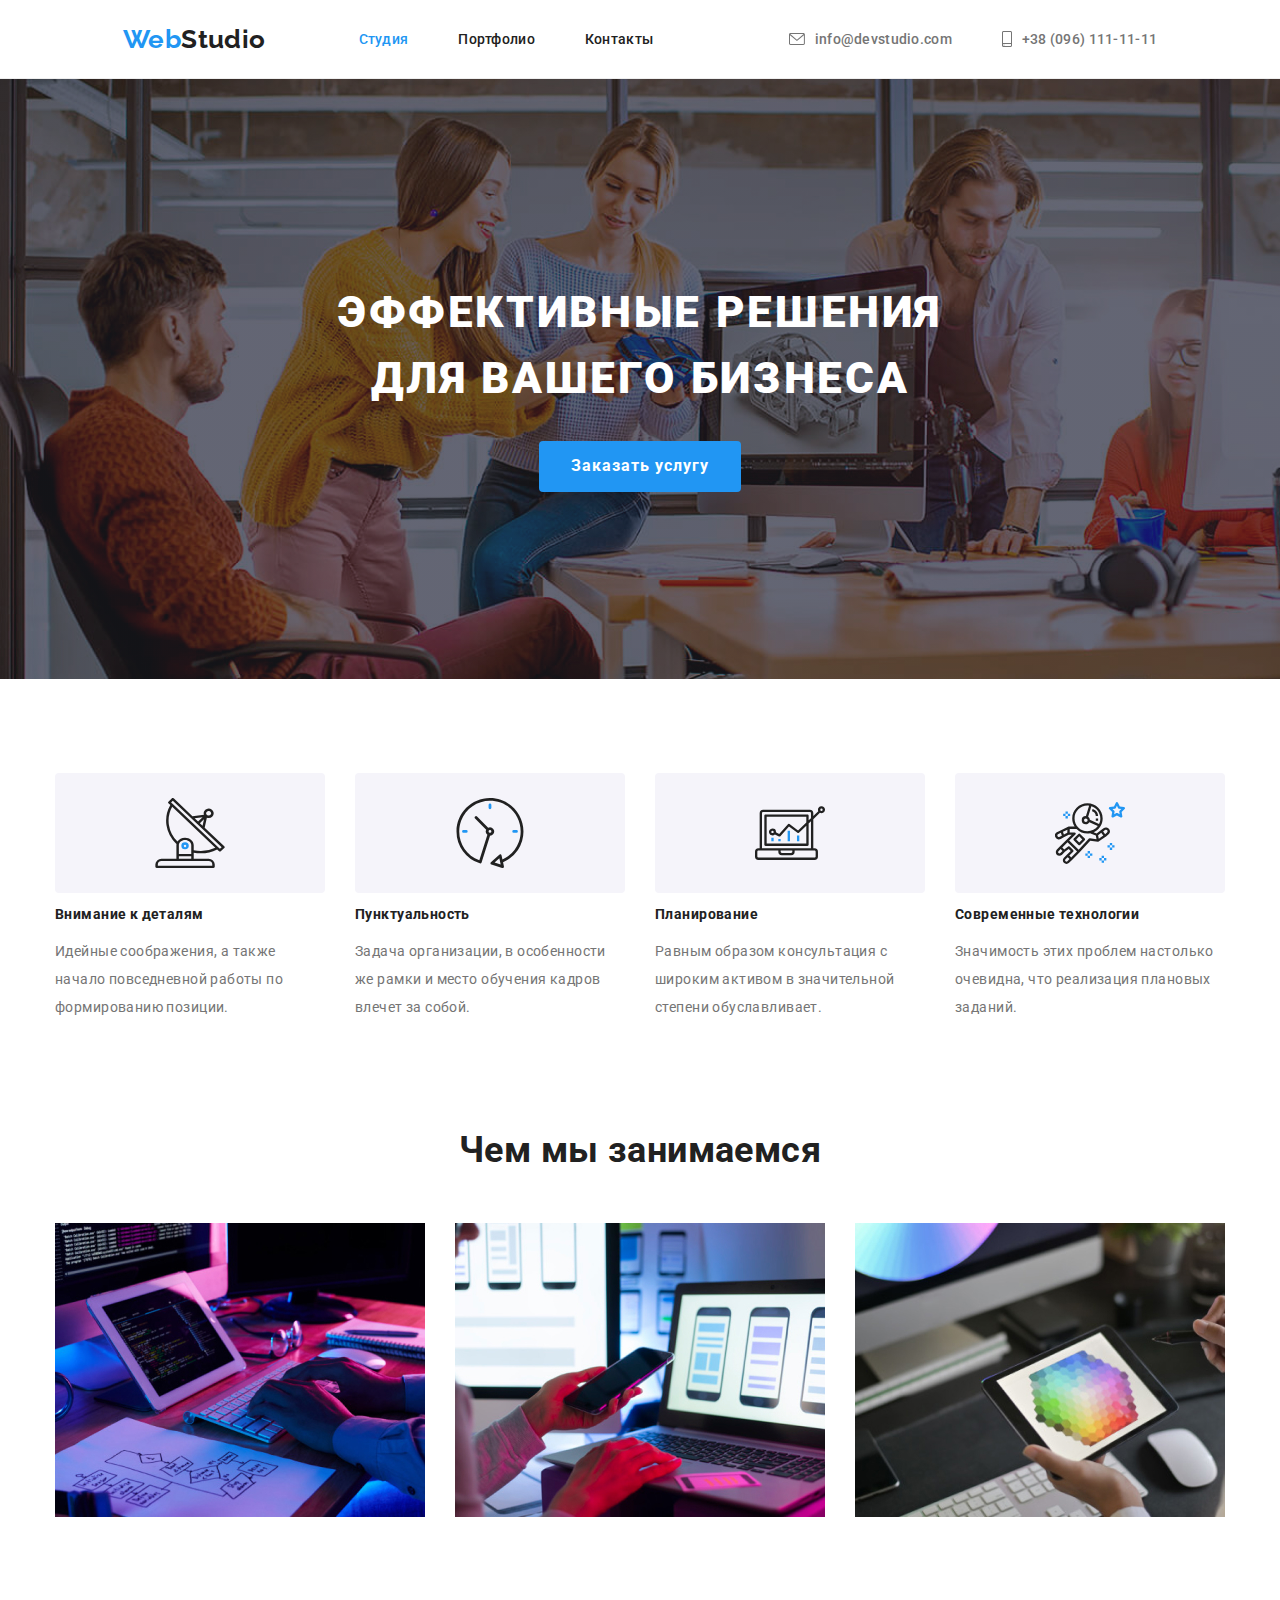
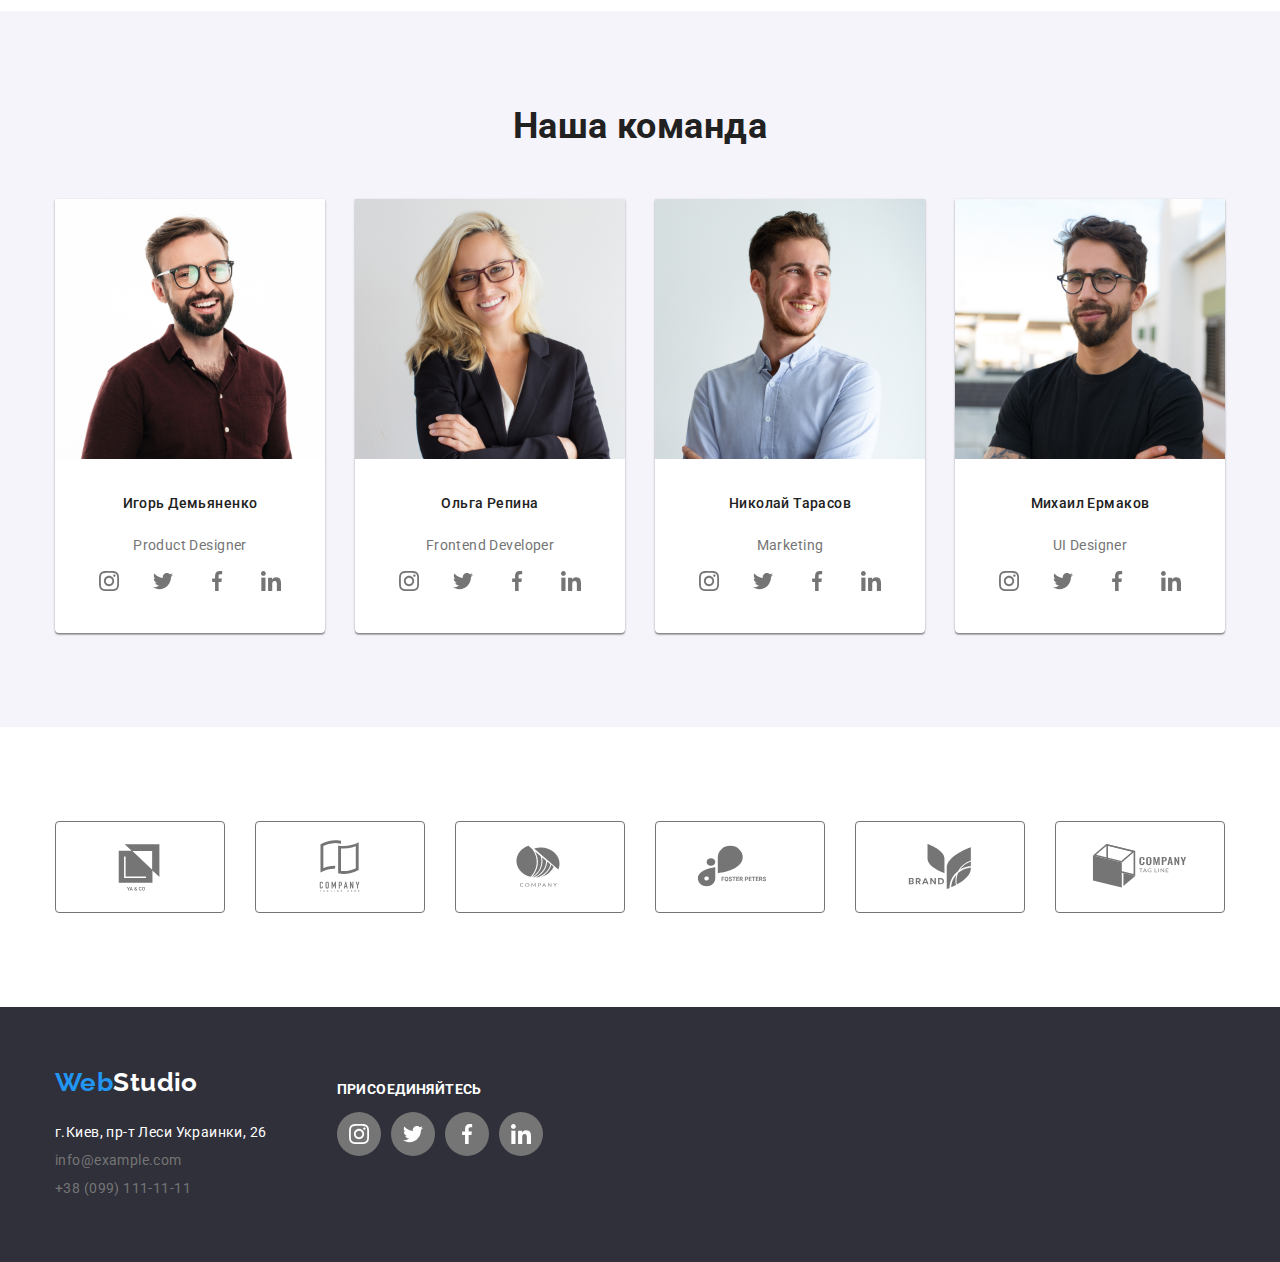
<file: index.html>
<!DOCTYPE html>
<html lang="ru">
<head>
    <meta charset="UTF-8">
    <meta http-equiv="X-UA-Compatible" content="IE=edge">
    <meta name="viewport" content="width=device-width, initial-scale=1.0">
    <link href="https://fonts.googleapis.com/css2?family=Raleway:wght@700&family=Roboto:wght@400;500;700;900&display=swap" rel="stylesheet">
    <title>WebStudio - IT решения для бизнеса</title>
    <link rel="stylesheet" href="https://cdnjs.cloudflare.com/ajax/libs/modern-normalize/1.1.0/modern-normalize.css"/>
    <link rel="stylesheet" href="/css/style.css">
</head>
<body>
    <!--Header-->
    <header>
        <div class="container header-container">
            <nav class="nav-container">
                <a href="#" class="logo"><span>Web</span>Studio</a>
                <ul class="site-nav list item-nav-container">
                    <li><a href="" class="link current">Студия</a></li>
                    <li><a href="/portfolio.html" class="link">Портфолио</a></li>
                    <li><a href="" class="link">Контакты</a></li>
                </ul>            
            </nav>
            <ul class="site-contact list item-contact-nav-container">
                <li class="contactlist-item"><a href="mailto:info@devstudio.com" class="link contact-link"><svg class="mail-icon"><use href="./images/icons.svg#envelope"></use></svg>info@devstudio.com</a></li>
                <li class="contactlist-item"><a href="tel:+38096111111" class="link contact-link"><svg class="tel-icon"><use href="./images/icons.svg#smartphone"></use></svg>+38 (096) 111-11-11</a></li>
            </ul>
        </div>
    </header>
    <!--main-->
    <main>
        <!--Heroes-->
        <section class="heroes-section">
            <div class="container heroes">
                <h1 class="title">Эффективные решения для вашего бизнеса</h1>
                <a class="order-button" type="button">Заказать услугу</a>
            </div>
        </section>
        <!--Advantage-->
        <section class="section">
            <div class="container">
                <h2 class="section-title hide-title">Преимущества WebStudio</h2>
                <ul class="advantage-list list">
                    <li>
                        <div class="icon-adv"><img src="./images/details-1.svg#details-1" alt="Внимание деталей"></div>
                        <h3 class="title">Внимание к деталям</h3>
                        <p>Идейные соображения, а также начало повседневной работы по формированию позиции.</p>
                    </li>
                    <li>
                        <div class="icon-adv"><img src="./images/clock-1.svg#clock-1" alt="Пунктуальность"></div>
                        <h3 class="title">Пунктуальность</h3>
                        <p>Задача организации, в особенности же рамки и место обучения кадров влечет за собой.</p>
                    </li>
                    <li>
                        <div class="icon-adv"><img src="./images/diagram-1.svg#diagram-1" alt="Планирование"></div>
                        <h3 class="title">Планирование</h3>
                        <p>Равным образом консультация с широким активом в значительной степени обуславливает.</p>
                    </li>
                    <li>
                        <div class="icon-adv"><img src="./images/astronaut-1.svg#astronaut-1" alt="Технологии"></div>
                        <h3 class="title">Современные технологии</h3>
                        <p>Значимость этих проблем настолько очевидна, что реализация плановых заданий.</p>
                    </li>
                </ul>
            </div>
        <!--What are we doing-->
            <div class="container">
                <h2 class="section-title">Чем мы занимаемся</h2>
                <ul class="list image-list">
                    <li><img src="./images/img-1.jpg" alt="Разработка сайта"></li>
                    <li><img src="./images/img-2.jpg" alt="Разработка мобильный приложений"></li>
                    <li><img src="./images/img-3.jpg" alt="Брендинг и нейминг"></li>
                </ul>
            </div>           
        </section>
        <!--Our Team-->
        <section class="section team-section">
            <div class="container team-container">
            <h2 class="section-title">Наша команда</h2>
            <ul class="list team-list">
                <li>
                    <img src="./images/img-4.jpg" alt="Product Designer">
                    <p class="team">Игорь Демьяненко</p>
                    <p class="team-discript">Product Designer</p>
                    <ul class="list social-media-list">
                        <li class="icon-block"><a href="#" class="common-smm-link team-smm-link"><svg class="smm-icon"><use href="./images/icons.svg#instagram"></use></svg></a></li>
                        <li class="icon-block"><a href="#" class="common-smm-link team-smm-link"><svg class="smm-icon"><use href="./images/icons.svg#twitter"></use></svg></a></li>
                        <li class="icon-block"><a href="#" class="common-smm-link team-smm-link"><svg class="smm-icon"><use href="./images/icons.svg#facebook"></use></svg></a></li>
                        <li class="icon-block"><a href="#" class="common-smm-link team-smm-link"><svg class="smm-icon"><use href="./images/icons.svg#linkedin"></use></svg></a></li>
                    </ul>
                </li>
                <li>
                    <img src="./images/img-5.jpg" alt="Frontend Developer">
                    <p class="team">Ольга Репина</p>
                    <p class="team-discript">Frontend Developer</p>
                    <ul class="list social-media-list">
                        <li class="icon-block"><a href="#" class="common-smm-link team-smm-link"><svg class="smm-icon"><use href="./images/icons.svg#instagram"></use></svg></a></li>
                        <li class="icon-block"><a href="#" class="common-smm-link team-smm-link"><svg class="smm-icon"><use href="./images/icons.svg#twitter"></use></svg></a></li>
                        <li class="icon-block"><a href="#" class="common-smm-link team-smm-link"><svg class="smm-icon"><use href="./images/icons.svg#facebook"></use></svg></a></li>
                        <li class="icon-block"><a href="#" class="common-smm-link team-smm-link"><svg class="smm-icon"><use href="./images/icons.svg#linkedin"></use></svg></a></li>
                    </ul>
                </li>
                <li>
                    <img src="./images/img-6.jpg" alt="Marketing">
                    <p class="team">Николай Тарасов</p>
                    <p class="team-discript">Marketing</p>
                    <ul class="list social-media-list">
                        <li class="icon-block"><a href="#" class="common-smm-link team-smm-link"><svg class="smm-icon"><use href="./images/icons.svg#instagram"></use></svg></a></li>
                        <li class="icon-block"><a href="#" class="common-smm-link team-smm-link"><svg class="smm-icon"><use href="./images/icons.svg#twitter"></use></svg></a></li>
                        <li class="icon-block"><a href="#" class="common-smm-link team-smm-link"><svg class="smm-icon"><use href="./images/icons.svg#facebook"></use></svg></a></li>
                        <li class="icon-block"><a href="#" class="common-smm-link team-smm-link"><svg class="smm-icon"><use href="./images/icons.svg#linkedin"></use></svg></a></li>
                    </ul>
                </li>
                <li>
                    <img src="./images/img-7.jpg" alt="UI Designer">
                    <p class="team">Михаил Ермаков</p>
                    <p class="team-discript">UI Designer</p>
                    <ul class="list social-media-list">
                        <li class="icon-block"><a href="#" class="common-smm-link team-smm-link"><svg class="smm-icon"><use href="./images/icons.svg#instagram"></use></svg></a></li>
                        <li class="icon-block"><a href="#" class="common-smm-link team-smm-link"><svg class="smm-icon"><use href="./images/icons.svg#twitter"></use></svg></a></li>
                        <li class="icon-block"><a href="#" class="common-smm-link team-smm-link"><svg class="smm-icon"><use href="./images/icons.svg#facebook"></use></svg></a></li>
                        <li class="icon-block"><a href="#" class="common-smm-link team-smm-link"><svg class="smm-icon"><use href="./images/icons.svg#linkedin"></use></svg></a></li>
                    </ul>
                </li>
            </ul>
        </div>
        </section>
         <!--Our Clients-->
        <section class="section clients-section">
            <ul class="clients-list list">
                <li><a href="#" class="clients-link"><svg class="client-icon"><use href="./images/icons.svg#yaco-logo"></use></svg></a></li>
                <li><a href="#" class="clients-link"><svg class="client-icon"><use href="./images/icons.svg#tagline-logo"></use></svg></a></li>
                <li><a href="#" class="clients-link"><svg class="client-icon"><use href="./images/icons.svg#company-logo"></use></svg></a></li>
                <li><a href="#" class="clients-link"><svg class="client-icon"><use href="./images/icons.svg#foster-logo"></use></svg></a></li>
                <li><a href="#" class="clients-link"><svg class="client-icon"><use href="./images/icons.svg#brand-logo"></use></svg></a></li>
                <li><a href="#" class="clients-link"><svg class="client-icon"><use href="./images/icons.svg#tag-line-logo"></use></svg></a></li>
            </ul>
        </section>
    </main>
    <!--footer-->
    <footer>
    <div class="footer-container container">
        <ul class="footer-list list">
            <li>
                <p class="logo"><span>Web</span>Studio</p>
                <address class="adress">
                    <ul class="footer-contact list">
                        <li><span>г.Киев, пр-т Леси Украинки, 26</span></li>
                        <li><a class="footer-link" href="mailto:info@example.com">info@example.com</a></li>
                        <li><a class="footer-link" href="tel:+380991111111">+38 (099) 111-11-11</a></li>
                    </ul>
                </address>
            </li>
            <li>
                <p class="footer-second-discript">присоединяйтесь</p>
                <ul class="list social-media-list">
                    <li class="icon-block"><a href="#" class="common-smm-link footer-smm-link"><svg class="smm-icon"><use href="./images/icons.svg#instagram"></use></svg></a></li>
                    <li class="icon-block"><a href="#" class="common-smm-link footer-smm-link"><svg class="smm-icon"><use href="./images/icons.svg#twitter"></use></svg></a></li>
                    <li class="icon-block"><a href="#" class="common-smm-link footer-smm-link"><svg class="smm-icon"><use href="./images/icons.svg#facebook"></use></svg></a></li>
                    <li class="icon-block"><a href="#" class="common-smm-link footer-smm-link"><svg class="smm-icon"><use href="./images/icons.svg#linkedin"></use></svg></a></li>
                </ul>
                </ul>
            </li>
        </ul>   
    </div>
    </footer>
</body>
</html>
</file>
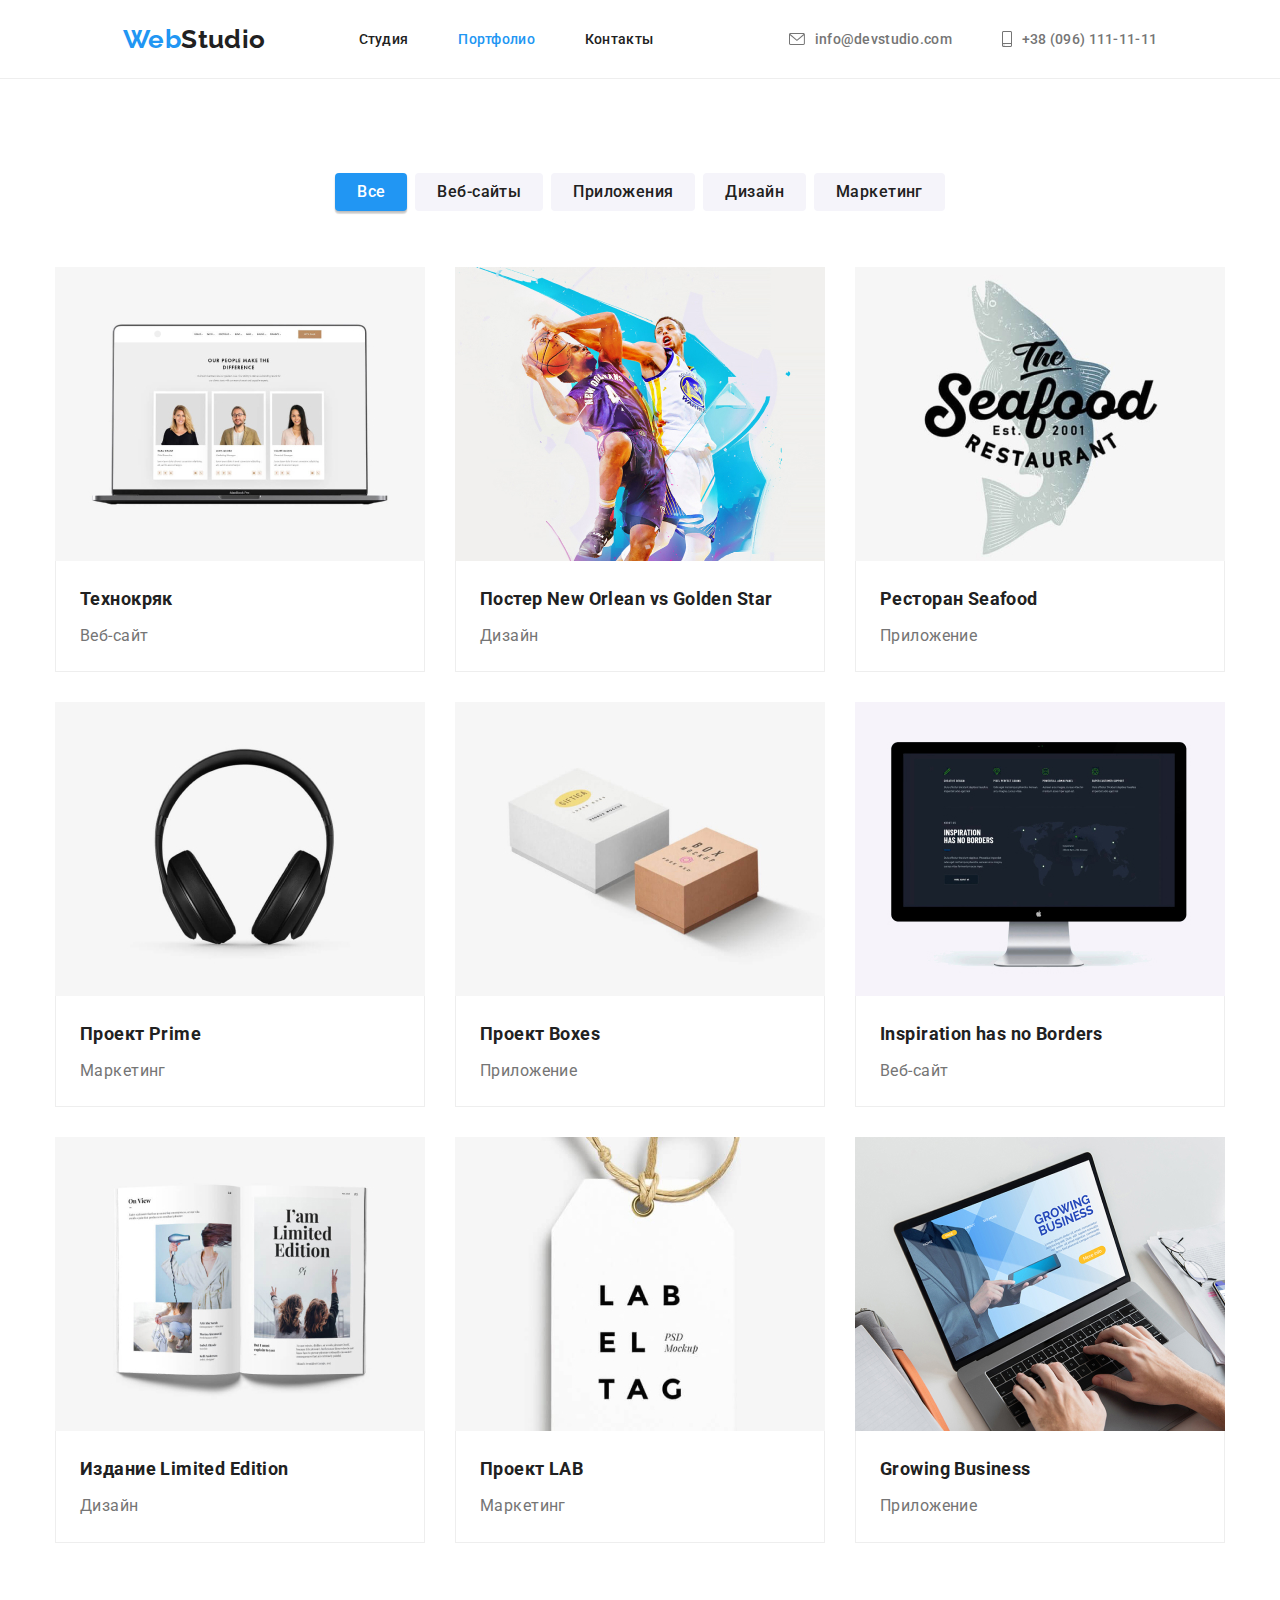
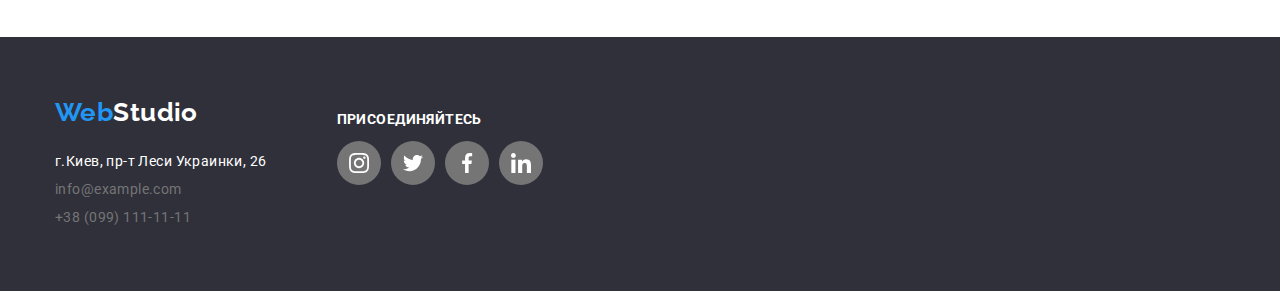
<file: portfolio.html>
<!DOCTYPE html>
<html lang="ru">
<head>
    <meta charset="UTF-8">
    <meta http-equiv="X-UA-Compatible" content="IE=edge">
    <meta name="viewport" content="width=device-width, initial-scale=1.0">
    <link href="https://fonts.googleapis.com/css2?family=Raleway:wght@700&family=Roboto:wght@400;500;700;900&display=swap" rel="stylesheet">
    <title>WebStudio - IT решения для бизнеса</title>
    <link rel="stylesheet" href="https://cdnjs.cloudflare.com/ajax/libs/modern-normalize/1.1.0/modern-normalize.css"/>
    <link rel="stylesheet" href="/css/style.css">
</head>
<body>
    <!--Header-->
    <header>
        <div class="container header-container">
            <nav class="nav-container">
                <a href="#" class="logo"><span>Web</span>Studio</a>
                <ul class="site-nav list item-nav-container">
                    <li><a href="/index.html" class="link">Студия</a></li>
                    <li><a hhref="" class="link current">Портфолио</a></li>
                    <li><a href="" class="link">Контакты</a></li>
                </ul>            
            </nav>
            <ul class="site-contact list item-contact-nav-container">
                <li class="contactlist-item"><a href="mailto:info@devstudio.com" class="link contact-link"><svg class="mail-icon"><use href="./images/icons.svg#envelope"></use></svg>info@devstudio.com</a></li>
                <li class="contactlist-item"><a href="tel:+38096111111" class="link contact-link"><svg class="tel-icon"><use href="./images/icons.svg#smartphone"></use></svg>+38 (096) 111-11-11</a></li>
            </ul>
        </div>
    </header>
    <!--main-->
    <main>
        <!--Portfolio-->
        <section class="section">
            <div class="container">
                <h1 class="section-title hide-title">Примеры работ</h1>
                <ul class="portfolio-filtr list">
                    <li><a href="" class="link link-button active">Все</a></li>
                    <li><a href="" class="link link-button disable">Веб-сайты</a></li>
                    <li><a href="" class="link link-button disable">Приложения</a></li>
                    <li><a href="" class="link link-button disable">Дизайн</a></li>
                    <li><a href="" class="link link-button disable">Маркетинг</a></li>
                </ul>
                <ul class="list portfolio-cases">
                    <li>
                        <img src="./images/portfolio-1.jpg" alt="Разработка Веб сайтов">
                        <div class="project-container">
                            <p class="project">Технокряк</p>
                            <p class="project-content">Веб-сайт</p>
                        </div>
                    </li>
                    <li>
                        <img src="./images/portfolio-2.jpg" alt="Разработка постеров и банерной рекламы">
                        <div class="project-container">
                        <p class="project">Постер New Orlean vs Golden Star</p>
                        <p class="project-content">Дизайн</p>
                    </div>
                    </li>
                    <li>
                        <img src="./images/portfolio-3.jpg" alt="Разработка мобилльных приложений">
                        <div class="project-container">
                        <p class="project">Ресторан Seafood</p>
                        <p class="project-content">Приложение</p>
                    </div>
                    </li>
                    <li>
                        <img src="./images/portfolio-4.jpg" alt="Разработка дизайна продукции">
                        <div class="project-container">
                        <p class="project">Проект Prime</p>
                        <p class="project-content">Маркетинг</p>
                    </div>
                    </li>
                    <li>
                        <img src="./images/portfolio-5.jpg" alt="Разработка дизайна упаковки">
                        <div class="project-container">
                        <p class="project">Проект Boxes</p>
                        <p class="project-content">Приложение</p>
                    </div>
                    </li>
                    <li>
                        <img src="./images/portfolio-6.jpg" alt="Поиск идеи для продвижения">
                        <div class="project-container">
                        <p class="project">Inspiration has no Borders</p>
                        <p class="project-content">Веб-сайт</p>
                    </div>
                    </li>
                    <li>
                        <img src="./images/portfolio-7.jpg" alt="Разработка уникального дизайна продукции">
                        <div class="project-container">
                        <p class="project">Издание Limited Edition</p>
                        <p class="project-content">Дизайн</p>
                    </div>
                    </li>
                    <li>
                        <img src="./images/portfolio-8.jpg" alt="Разработка макетов">
                        <div class="project-container">
                        <p class="project">Проект LAB</p>
                        <p class="project-content">Маркетинг</p>
                    </div>
                    </li>
                    <li>
                        <img src="./images/portfolio-9.jpg" alt="Поиск точек роста вашего бизнеса">
                        <div class="project-container">
                        <p class="project">Growing Business</p>
                        <p class="project-content">Приложение</p>
                    </div>
                    </li>
                </ul>
            </div>
        </section>
    </main>
    <!--footer-->
    <footer>
        <div class="footer-container container">
            <ul class="footer-list list">
                <li>
                    <p class="logo"><span>Web</span>Studio</p>
                    <address class="adress">
                        <ul class="footer-contact list">
                            <li><span>г.Киев, пр-т Леси Украинки, 26</span></li>
                            <li><a class="footer-link" href="mailto:info@example.com">info@example.com</a></li>
                            <li><a class="footer-link" href="tel:+380991111111">+38 (099) 111-11-11</a></li>
                        </ul>
                    </address>
                </li>
                <li>
                    <p class="footer-second-discript">присоединяйтесь</p>
                    <ul class="list social-media-list">
                        <li class="icon-block"><a href="#" class="common-smm-link footer-smm-link"><svg class="smm-icon"><use href="./images/icons.svg#instagram"></use></svg></a></li>
                        <li class="icon-block"><a href="#" class="common-smm-link footer-smm-link"><svg class="smm-icon"><use href="./images/icons.svg#twitter"></use></svg></a></li>
                        <li class="icon-block"><a href="#" class="common-smm-link footer-smm-link"><svg class="smm-icon"><use href="./images/icons.svg#facebook"></use></svg></a></li>
                        <li class="icon-block"><a href="#" class="common-smm-link footer-smm-link"><svg class="smm-icon"><use href="./images/icons.svg#linkedin"></use></svg></a></li>
                    </ul>
                    </ul>
                </li>
            </ul>   
        </div>
    </footer>
</body>
</html>
</file>
<file: css/style.css>
/*
main
Color background #FFFFFF; 
Color background second #F5F4FA; 
text
Цвет основной (абзацы текст описания) #757575
Цвет дополнительный (Заголовки, меню) #212121;
elements
Color acsent(button) #2196F3
*/
*,
*::before,
*::after{
    box-sizing: border-box;
}

:root{
    --main-text-color:#757575;
    --title-text-color:#212121;
    --accent-text-color:#2196F3;
    --main-bg-color: #FFFFFF;
    --second-bg-color:rgba(245, 244, 250, 1);
    --button-disable:#F5F4FA;
    --button-active:#2196F3;
    --boder-color:#EEEEEE;
}
body{
    background: var(--main-bg-color);  
    color: var(--main-text-color);
    font-family: Roboto, sans-serif;
    font-size: 14px;
    font-weight: 400;
    line-height: 2;
    letter-spacing: 0.03em;
    margin: 0;
}
.list{
    list-style: none;
    padding: 0;
    margin-top: 0;
    margin-bottom: 0;
}

/*Navigation*/
.logo{
    font-size: 26px;
    font-family: Raleway, serif;
    font-weight: 700;
    color: var(--title-text-color);
    line-height: 1.17;
    text-decoration: none;
}
.logo span{
    color: var(--accent-text-color);
}
.site-nav .link{
    font-weight: 500;
    color: var(--title-text-color);
    text-decoration: none;
    letter-spacing: 0.02em;
}
.site-nav .link:hover,
.site-nav .link:hover {
    color: var(--accent-text-color);
}
.site-nav .link.current{
    color: var(--accent-text-color);
}
.mail-icon{
    width:16px; 
    height:12px;
    margin-right: 10px;
}
.tel-icon{
    width:10px; 
    height:16px;
    margin-right: 10px;
}
.site-contact .link{
    font-weight: 500;
    color: var(--main-text-color);
    letter-spacing: 0.02em;
    text-decoration: none;
}
.contactlist-item{
    display: flex;
    justify-content: center;
    align-items: center;
}
.link,.contact-link{
    display: flex;
    justify-content: center;
    align-items: center;
    fill: var(--main-text-color);
}

.contact-link:hover{
    color: var(--accent-text-color);
    fill: var(--accent-text-color);
}

/*FLEX*/
.container{
    width: 1200px;
  
    padding-left: 15px;
    padding-right: 15px;
    padding-top: 0;
    padding-bottom: 0;
   
    margin-left: auto;
    margin-right: auto;
    margin-top: 0;
    margin-bottom: 0;
}

header{
    border-bottom: 1px solid var(--boder-color);
}
 .nav-container, .header-container,
 .item-contact-nav-container {
    display: flex;
    align-items: center;
}
.nav-container{
    padding-top: 24px;
    padding-bottom: 24px;
}
.header-container{
    justify-content: space-around;
}
.nav-container>a{

    margin-right: 93px;
}
.item-nav-container{
    display: flex;
}
.item-nav-container>li:not(:last-child){
    margin-right: 50px;
}
.item-contact-nav-container>li:not(:last-child){
    margin-right: 50px;
 }
/*Common section*/
.section{
   padding-top: 94px;
   padding-bottom: 94px;
   margin-top: o;
   margin-bottom: 0;
}
.section-title{
    color: var(--title-text-color);
    font-size: 36px;
    font-weight: 700;
    line-height: 1.22;
    text-align: center;
    margin-top: 0;
    margin-bottom: 50px;
}
/*Heroes*/
.heroes-section{
    margin-left: auto;
    margin-right: auto;
    background-image: linear-gradient(to top,rgba(47, 48, 58, 0.4),rgba(47, 48, 58, 0.4)),url("/images/heroes-bg-1.jpg");
    background-size: cover, cover;
    background-repeat: no-repeat, no-repeat;
    max-width: 1600px;
    height: 600px;
}
.heroes{
    text-align: center;
    padding-top: 200px;
    padding-bottom: 200px;
    padding-left: 252px;
    padding-right: 252px;
    margin-left: auto;
    margin-right: auto;
}
.heroes .title{
    font-size: 44px;
    font-weight: 900;
    line-height: 1.5;
    letter-spacing: 0.06em;
    color: var(--main-bg-color);
    text-transform: uppercase;
    margin-top: 0;
    margin-bottom: 30px;
}
.order-button{
    display: inline-block;

    margin-top: 0;
    margin-bottom: 0;
    padding-top: 10px;
    padding-bottom: 10px;
    padding-left: 32px;
    padding-right: 32px;

    font-size: 16px;
    font-weight: 700;
    line-height: 1.89;
    letter-spacing: 0.06em;
    color: var(--main-bg-color);
    background-color: var(--accent-text-color);

    border-radius: 4px;
}
/*advantage*/
.advantage-list{
    display: flex;
    padding-left: 0;
    margin-top: 0;
    margin-bottom: 94px;
}
.advantage-list>li{
    width: 270px;
}
.advantage-list>li:not(:last-child){
    margin-right: 30px;
}
.advantage-list .title{
    font-size: 14px;
    font-weight: 700;
    line-height: 1.14;
    color: var(--title-text-color);
}
.icon-adv img{
    display: block;
    margin-left: auto;
    margin-right: auto;
    width: 70px;
    height: 70px;
}
.icon-adv{
    display: flex;
    justify-content: center;
    align-items: center;
    width: 270px;
    height: 120px;
    background-color: var(--second-bg-color);
    border-radius: 4px;
}
.hide-title{
    display:none;
}
/*what we are doing*/
.image-list{
  display: flex;  
  padding-left: 0;
  margin-top: 0;
  margin-bottom: 0;
}
.image-list>li:not(:last-child){
    margin-right: 30px;
}
.image-list img{
    display: block;
    width: 100%;
    height: auto;
    margin-bottom: 0;
}
/*our team*/
.team-section{
    background-color: var(--second-bg-color);
}
.team-container p{
    text-align: center;
}
.team-container .team{
    color: var(--title-text-color);
    font-weight: 500;
    margin-top: 0;
    margin-bottom: 10;
}
.team-container .team-discript{
    margin-top: 0;
    margin-bottom: 0;
}
.team-list{
    display: flex;
    justify-content: center;
    padding-left: 0;
    margin-top: 0;
    margin-bottom: 0;
}
.team-list>li{
    padding-bottom: 30px;
    background-color: var(--main-bg-color);

    border-bottom-left-radius: 4px;
    border-bottom-right-radius: 4px;

    box-shadow: 0 2px 1px rgba(0, 0, 0, 0.2),
                0 1px 1px rgba(0, 0, 0, 0.2),
                0 1px 3px rgba(0, 0, 0, 0.2);
}
.team-list>li:not(:last-child){
    margin-right: 30px;
}
.team-list img{
    display: block;
    margin-bottom: 30px;
    width: 100%;
    height: auto;
}
/* smm links */
.social-media-list{
    display: flex;
    justify-content: center;
}
.icon-block:not(:last-child){
margin-right: 10px;
}
.icon-block{
    border: none;   
}
/* common SMM link */
.common-smm-link{
    display: inline-flex;
    justify-content: center;
    align-items: center;
    width: 44px;
    height: 44px; 
    border-radius: 50%;
}
.smm-icon{
    width:20px;
    height:20px;
}
/* team smm link  */
.team-smm-link{
    background-color:  var(--main-bg-color);
    fill: var(--main-text-color);
}

.team-smm-link:hover{
    background-color: var(--button-active);
    fill: var(--main-bg-color);
}
/* Our CLIENTS */
.clients-list{
    display: flex;
    justify-content:center;
    align-items: center;
}
.clients-list>li:not(:last-child){
    margin-right: 30px;
}
.client-icon{
    width: 106px;
    height: 60px;    
}

.clients-list .clients-link{
    display: inline-flex;
    justify-content: center;
    align-items: center;

    width: 170px;
    height: 92px; 

    border: 1px solid var(--main-text-color);
    border-radius: 4px;
    fill: var(--main-text-color);
}

.clients-list .clients-link:hover{
    border-color: var(--button-active);
    fill: var(--button-active);
}

/*footer*/
footer{
    background-color: #2F303A;
}
.footer-container{
    padding-top: 60px;
    padding-bottom: 60px;
}
.footer-list{
    display: flex;
    justify-content: left;
}
.footer-list>li:not(:last-child){
    margin-right: 70px;
}
.footer-container .logo{
    color:var(--main-bg-color);
    margin-top: 0;
    margin-bottom: 20px;
}
.adress{
font-style:normal;
}
.footer-link{
    text-decoration: none;
    color: var(--main-text-color);
}
.footer-contact span{
    color: var(--main-bg-color);
}
.footer-contact{
    padding-left: 0;
}
/* footer "Присоединитесь" */
.footer-second-discript{
    font-size: 14px;
    line-height: 1.17;
    font-weight: 700;
    text-transform:uppercase;
    color: var(--main-bg-color);
}
/* footer smm links */
.footer-smm-link{ 
    background-color:  var(--main-text-color);
    fill: var(--main-bg-color);
}
.footer-smm-link:hover{
    background-color: var(--button-active);
}
/*PAGE Portfolio*/
.portfolio-filtr{
display: flex;
justify-content: center;
margin-top: 0;
margin-bottom: 56px;
}
.portfolio-filtr>li:not(:last-child){
margin-right: 8px;
}
.link-button{
    display: inline-block;
    padding: 6px 22px 6px 22px;
    text-decoration: none;
    font-size: 16px;
    font-weight: 500;
    line-height: 1.62;
    font-weight: 500;
    border-radius: 4px;
}

.link-button:hover{
 color: var(--main-bg-color);
 background-color: var(--button-active);

 box-shadow: 0 2px 2px rgba(0,0,0,0.12),
             0 1px 2px rgba(0,0,0,0.08),
             0 3px 1px rgba(0, 0, 0, 0.1);
}

.link-button.active{
 color: var(--main-bg-color);
 background-color: var(--button-active);
 
 box-shadow: 0 2px 2px rgba(0,0,0,0.12),
             0 1px 2px rgba(0,0,0,0.08),
             0 3px 1px rgba(0, 0, 0, 0.1);
} 
.link-button.disable{
  color: var(--title-text-color);  
  background-color: var(--button-disable); 
}

.portfolio .project-name{
    color: var(--title-text-color);
    font-size: 18px;
    font-weight: 700;
    line-height: 2;
    letter-spacing: 0.06em;
}
.portfolio .project-name{
    color: var(--main-text-color);
    line-height: 1.88;
}

.portfolio-cases{
    display: flex;
    flex-wrap: wrap;
    margin: -15px;
}
.portfolio-cases>li:hover{
    box-shadow: 1px 4px 6px rgba(0,0,0,0.16),
                0 4px 4px rgba(0,0,0,0.06),
                0 1px 1px rgba(0,0,0,0.12);
}
.portfolio-cases>li{
    margin: 15px;
    flex-basis: calc((100%-(15px*6))/3);
}
.portfolio-cases img{
display: block;
width: 100%;
height: auto;
}
.project-container{
    padding-top: 20px;
    padding-bottom: 20px;
    padding-left: 24px;
    padding-right: 24px;
    border-left: 1px solid var(--boder-color);
    border-right: 1px solid var(--boder-color);
    border-bottom: 1px solid var(--boder-color);
}
.project{
color: var(--title-text-color);
font-size: 18px;
line-height: 2;
    font-weight: 700;
    margin-top: 0;
    margin-bottom: 4px;
}
.project-content{
    font-size: 16px;
    line-height: 1.88;
        font-weight: 400;
        margin-top: 0;
        margin-bottom: 0;
    }
</file>
